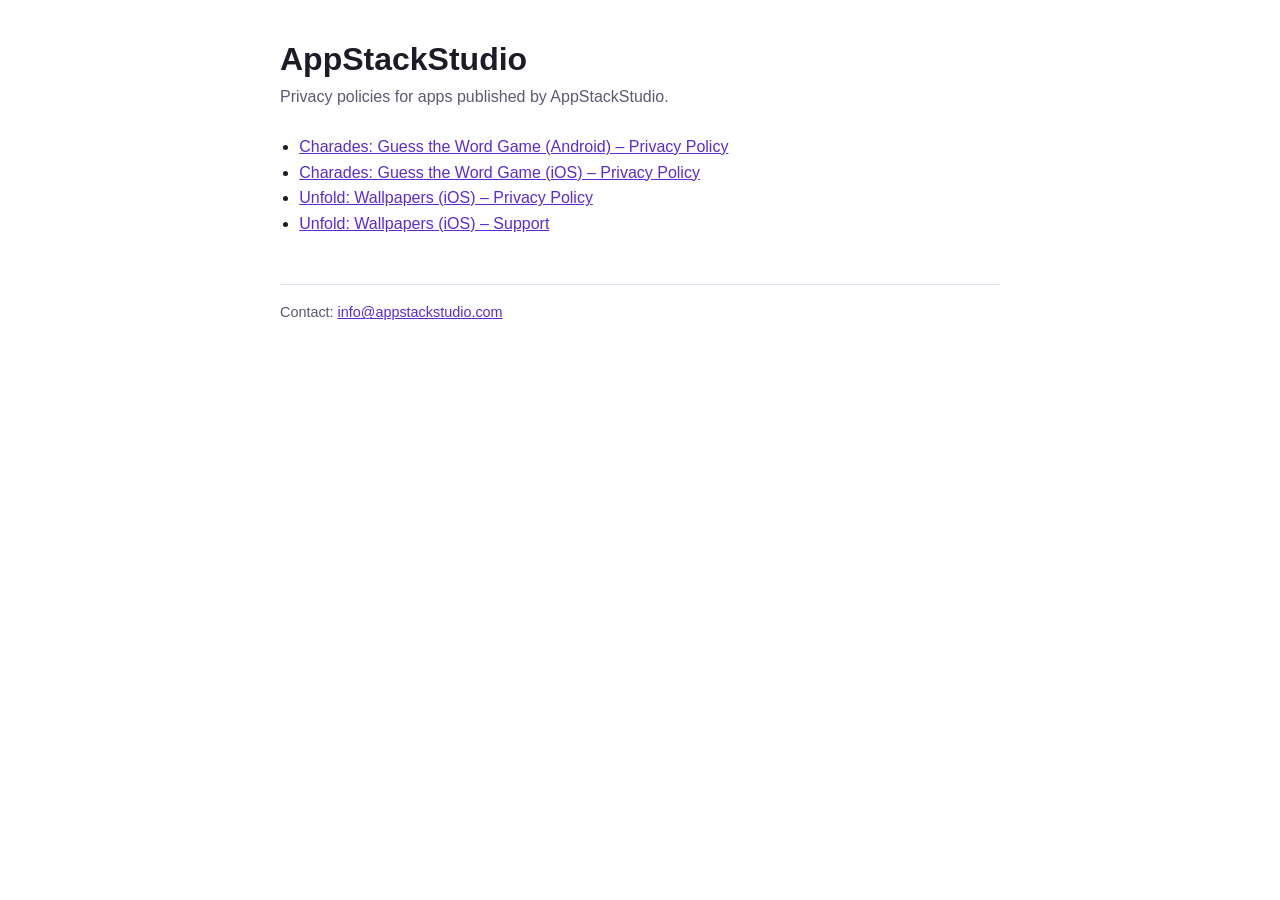
<file: index.html>
<!doctype html>
<html lang="en"><head><meta charset="utf-8"><meta name="viewport" content="width=device-width,initial-scale=1">
<title>AppStackStudio – Legal</title><link rel="stylesheet" href="style.css"></head>
<body><main>
<h1>AppStackStudio</h1>
<p class="meta">Privacy policies for apps published by AppStackStudio.</p>
<ul>
<li><a href="charades/privacy/">Charades: Guess the Word Game (Android) – Privacy Policy</a></li>
<li><a href="charades/ios/privacy/">Charades: Guess the Word Game (iOS) – Privacy Policy</a></li>
<li><a href="unfold/privacy/">Unfold: Wallpapers (iOS) – Privacy Policy</a></li>
<li><a href="unfold/support/">Unfold: Wallpapers (iOS) – Support</a></li>
</ul>
<footer>Contact: <a href="mailto:info@appstackstudio.com">info@appstackstudio.com</a></footer>
</main></body></html>
</file>
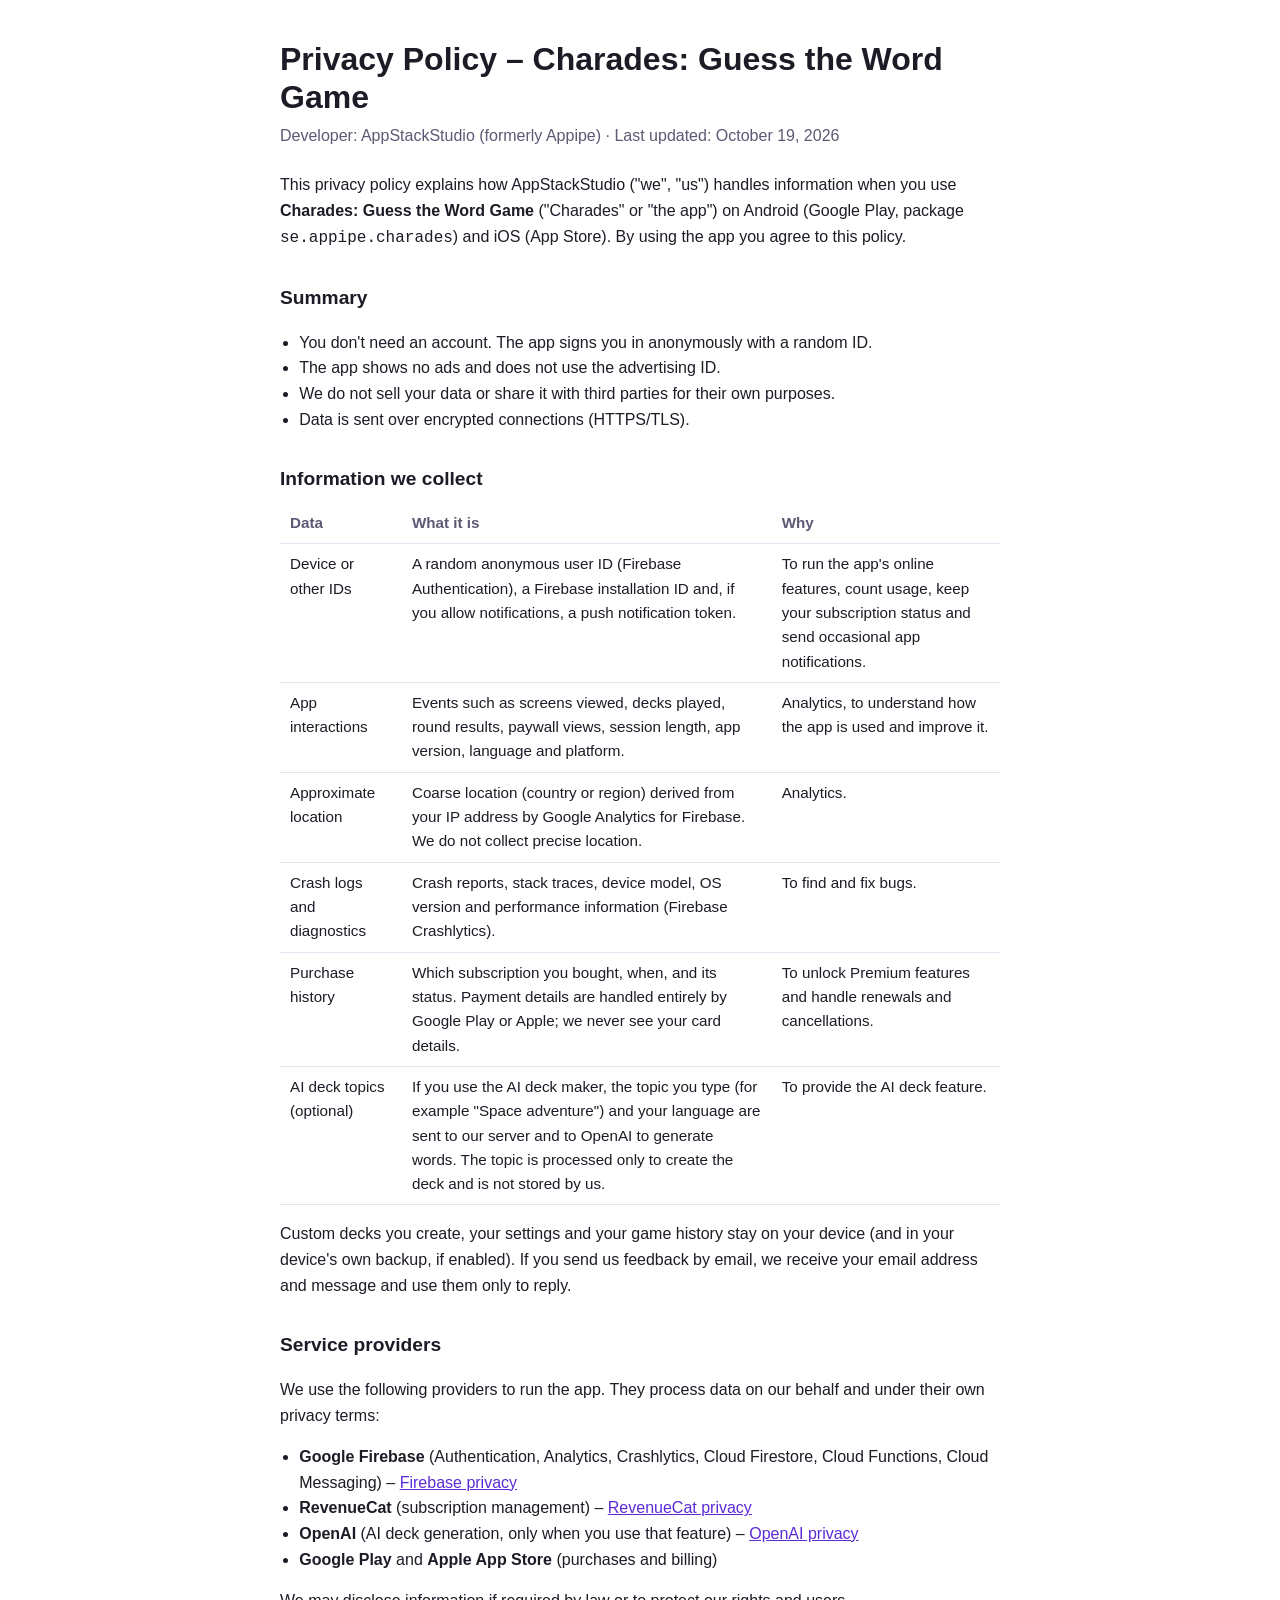
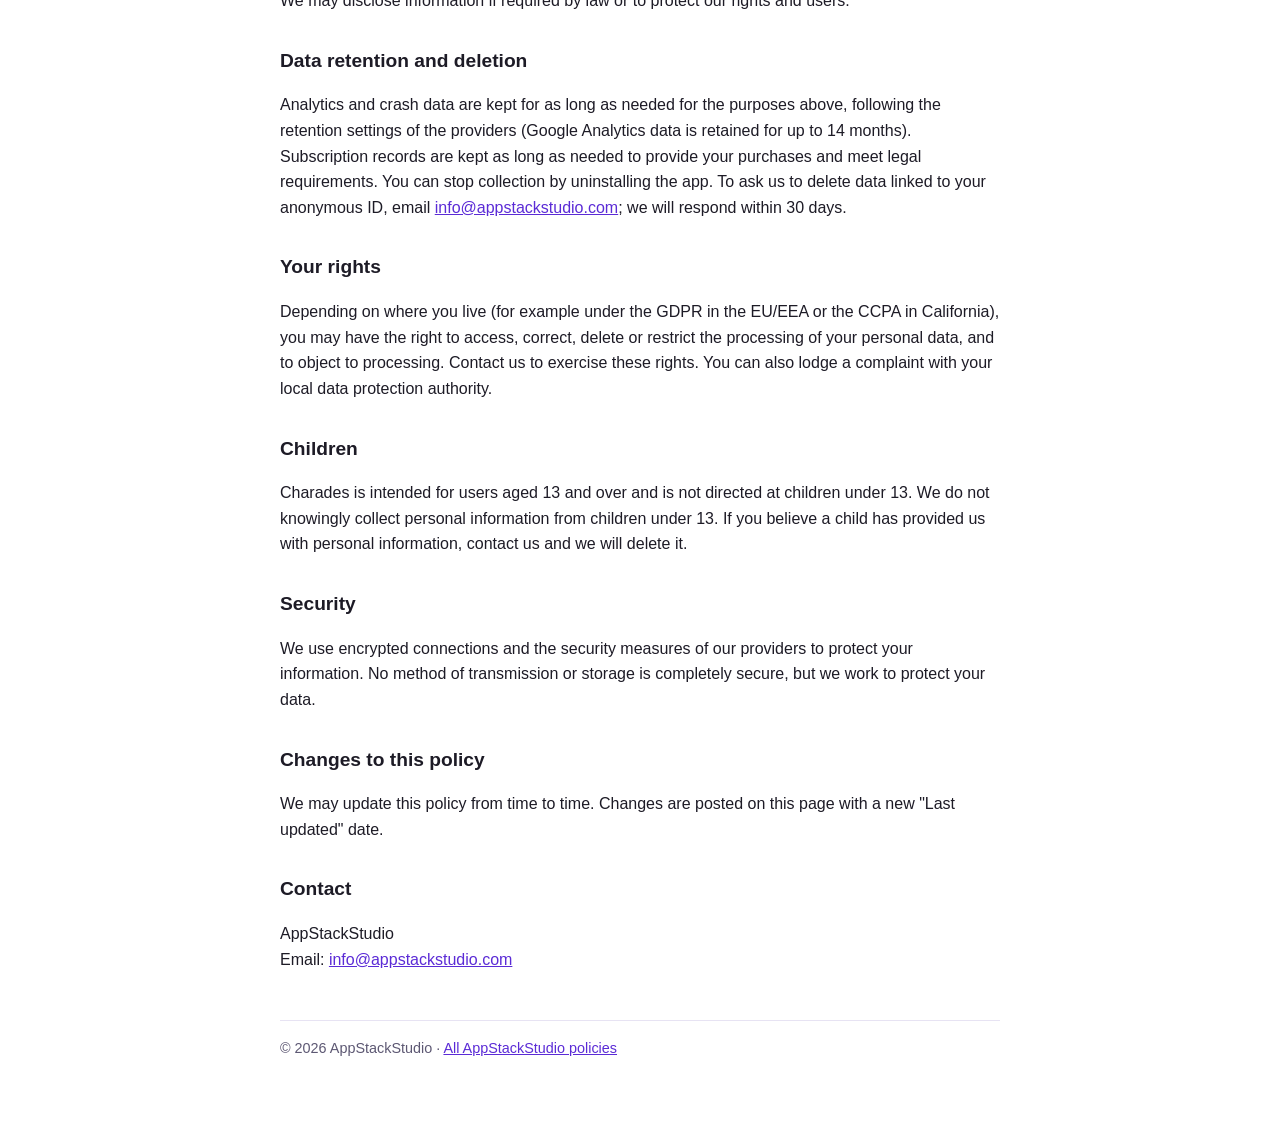
<file: charades/privacy/index.html>
<!doctype html>
<html lang="en"><head><meta charset="utf-8"><meta name="viewport" content="width=device-width,initial-scale=1">
<title>Charades: Guess the Word Game – Privacy Policy</title>
<meta name="description" content="Privacy policy for the Charades: Guess the Word Game app by AppStackStudio.">
<link rel="stylesheet" href="../../style.css"></head>
<body><main>
<h1>Privacy Policy – Charades: Guess the Word Game</h1>
<p class="meta">Developer: AppStackStudio (formerly Appipe) · Last updated: October 19, 2026</p>

<p>This privacy policy explains how AppStackStudio ("we", "us") handles information when you use <strong>Charades: Guess the Word Game</strong> ("Charades" or "the app") on Android (Google Play, package <code>se.appipe.charades</code>) and iOS (App Store). By using the app you agree to this policy.</p>

<h2>Summary</h2>
<ul>
<li>You don't need an account. The app signs you in anonymously with a random ID.</li>
<li>The app shows no ads and does not use the advertising ID.</li>
<li>We do not sell your data or share it with third parties for their own purposes.</li>
<li>Data is sent over encrypted connections (HTTPS/TLS).</li>
</ul>

<h2>Information we collect</h2>
<table>
<tr><th>Data</th><th>What it is</th><th>Why</th></tr>
<tr><td>Device or other IDs</td><td>A random anonymous user ID (Firebase Authentication), a Firebase installation ID and, if you allow notifications, a push notification token.</td><td>To run the app's online features, count usage, keep your subscription status and send occasional app notifications.</td></tr>
<tr><td>App interactions</td><td>Events such as screens viewed, decks played, round results, paywall views, session length, app version, language and platform.</td><td>Analytics, to understand how the app is used and improve it.</td></tr>
<tr><td>Approximate location</td><td>Coarse location (country or region) derived from your IP address by Google Analytics for Firebase. We do not collect precise location.</td><td>Analytics.</td></tr>
<tr><td>Crash logs and diagnostics</td><td>Crash reports, stack traces, device model, OS version and performance information (Firebase Crashlytics).</td><td>To find and fix bugs.</td></tr>
<tr><td>Purchase history</td><td>Which subscription you bought, when, and its status. Payment details are handled entirely by Google Play or Apple; we never see your card details.</td><td>To unlock Premium features and handle renewals and cancellations.</td></tr>
<tr><td>AI deck topics (optional)</td><td>If you use the AI deck maker, the topic you type (for example "Space adventure") and your language are sent to our server and to OpenAI to generate words. The topic is processed only to create the deck and is not stored by us.</td><td>To provide the AI deck feature.</td></tr>
</table>
<p>Custom decks you create, your settings and your game history stay on your device (and in your device's own backup, if enabled). If you send us feedback by email, we receive your email address and message and use them only to reply.</p>

<h2>Service providers</h2>
<p>We use the following providers to run the app. They process data on our behalf and under their own privacy terms:</p>
<ul>
<li><strong>Google Firebase</strong> (Authentication, Analytics, Crashlytics, Cloud Firestore, Cloud Functions, Cloud Messaging) – <a href="https://firebase.google.com/support/privacy">Firebase privacy</a></li>
<li><strong>RevenueCat</strong> (subscription management) – <a href="https://www.revenuecat.com/privacy">RevenueCat privacy</a></li>
<li><strong>OpenAI</strong> (AI deck generation, only when you use that feature) – <a href="https://openai.com/policies/privacy-policy">OpenAI privacy</a></li>
<li><strong>Google Play</strong> and <strong>Apple App Store</strong> (purchases and billing)</li>
</ul>
<p>We may disclose information if required by law or to protect our rights and users.</p>

<h2>Data retention and deletion</h2>
<p>Analytics and crash data are kept for as long as needed for the purposes above, following the retention settings of the providers (Google Analytics data is retained for up to 14 months). Subscription records are kept as long as needed to provide your purchases and meet legal requirements. You can stop collection by uninstalling the app. To ask us to delete data linked to your anonymous ID, email <a href="mailto:info@appstackstudio.com">info@appstackstudio.com</a>; we will respond within 30 days.</p>

<h2>Your rights</h2>
<p>Depending on where you live (for example under the GDPR in the EU/EEA or the CCPA in California), you may have the right to access, correct, delete or restrict the processing of your personal data, and to object to processing. Contact us to exercise these rights. You can also lodge a complaint with your local data protection authority.</p>

<h2>Children</h2>
<p>Charades is intended for users aged 13 and over and is not directed at children under 13. We do not knowingly collect personal information from children under 13. If you believe a child has provided us with personal information, contact us and we will delete it.</p>

<h2>Security</h2>
<p>We use encrypted connections and the security measures of our providers to protect your information. No method of transmission or storage is completely secure, but we work to protect your data.</p>

<h2>Changes to this policy</h2>
<p>We may update this policy from time to time. Changes are posted on this page with a new "Last updated" date.</p>

<h2>Contact</h2>
<p>AppStackStudio<br>Email: <a href="mailto:info@appstackstudio.com">info@appstackstudio.com</a></p>

<footer>© 2026 AppStackStudio · <a href="../../">All AppStackStudio policies</a></footer>
</main></body></html>
</file>
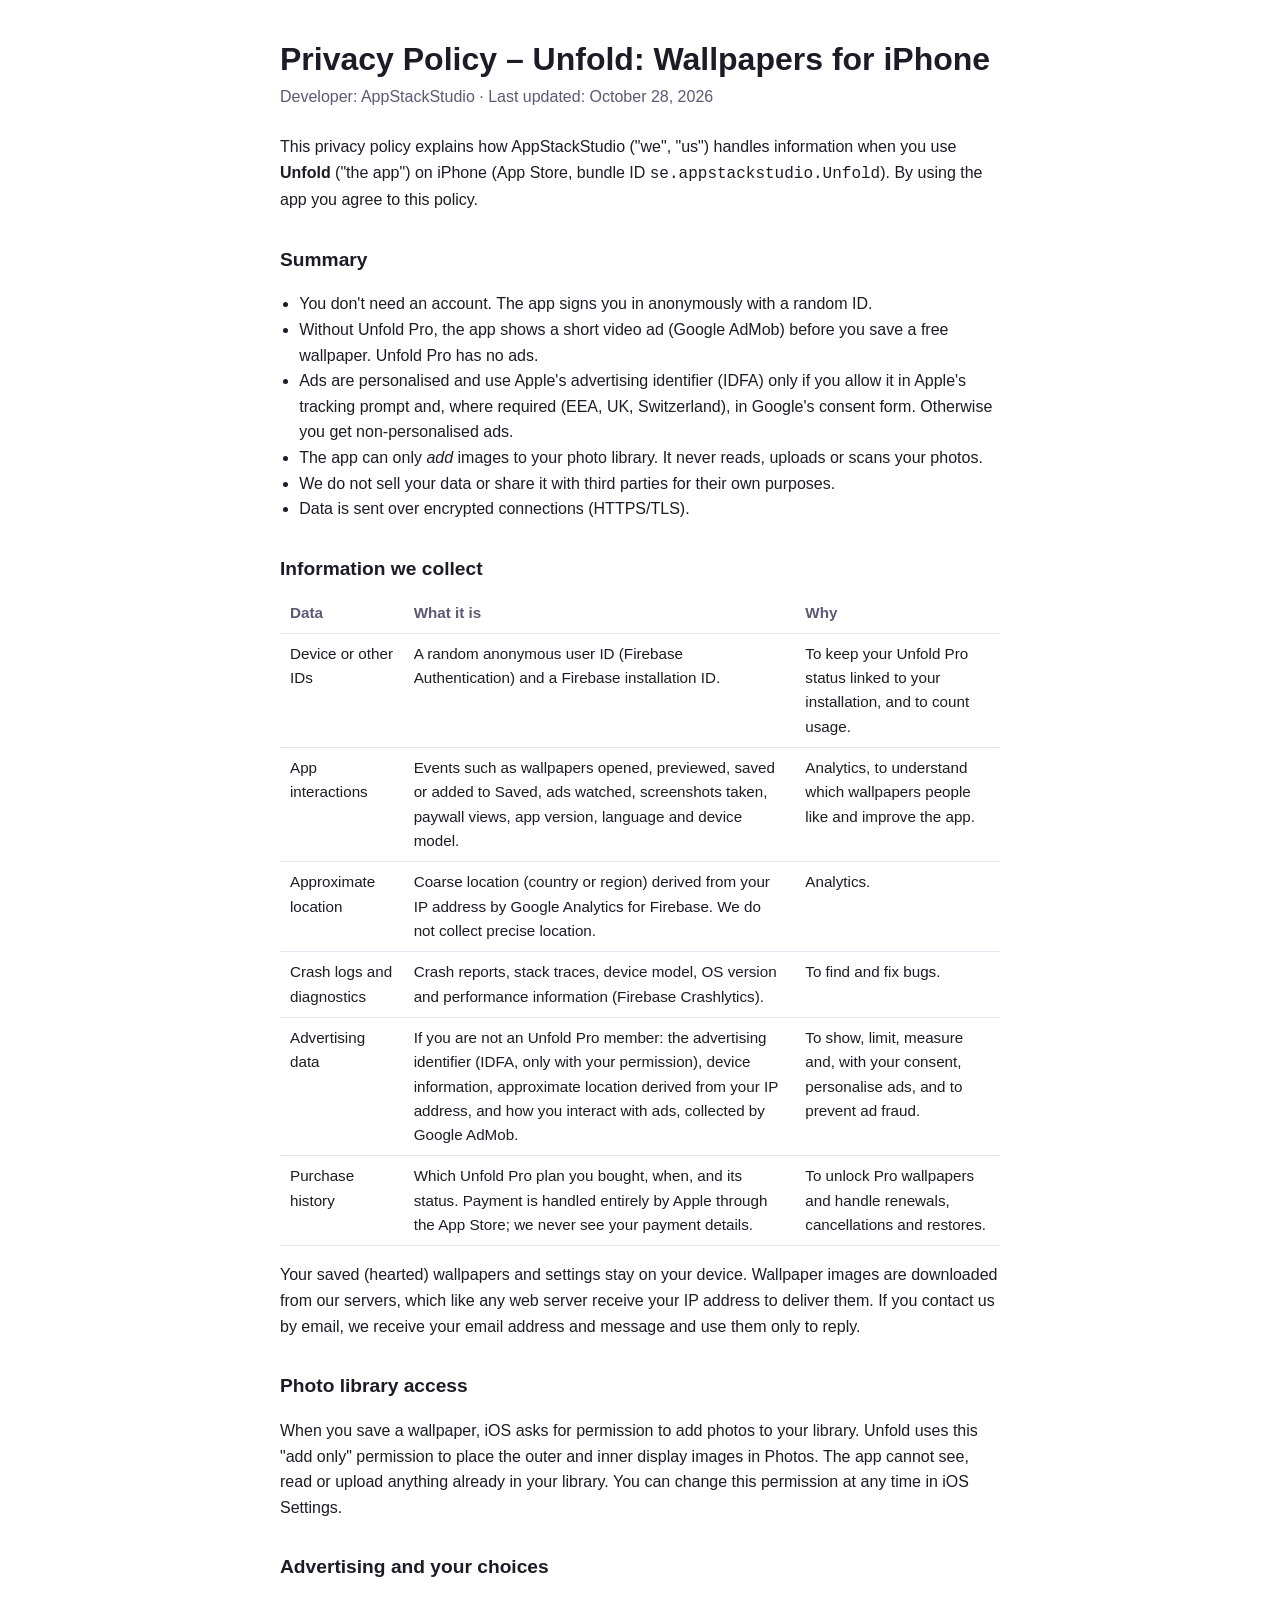
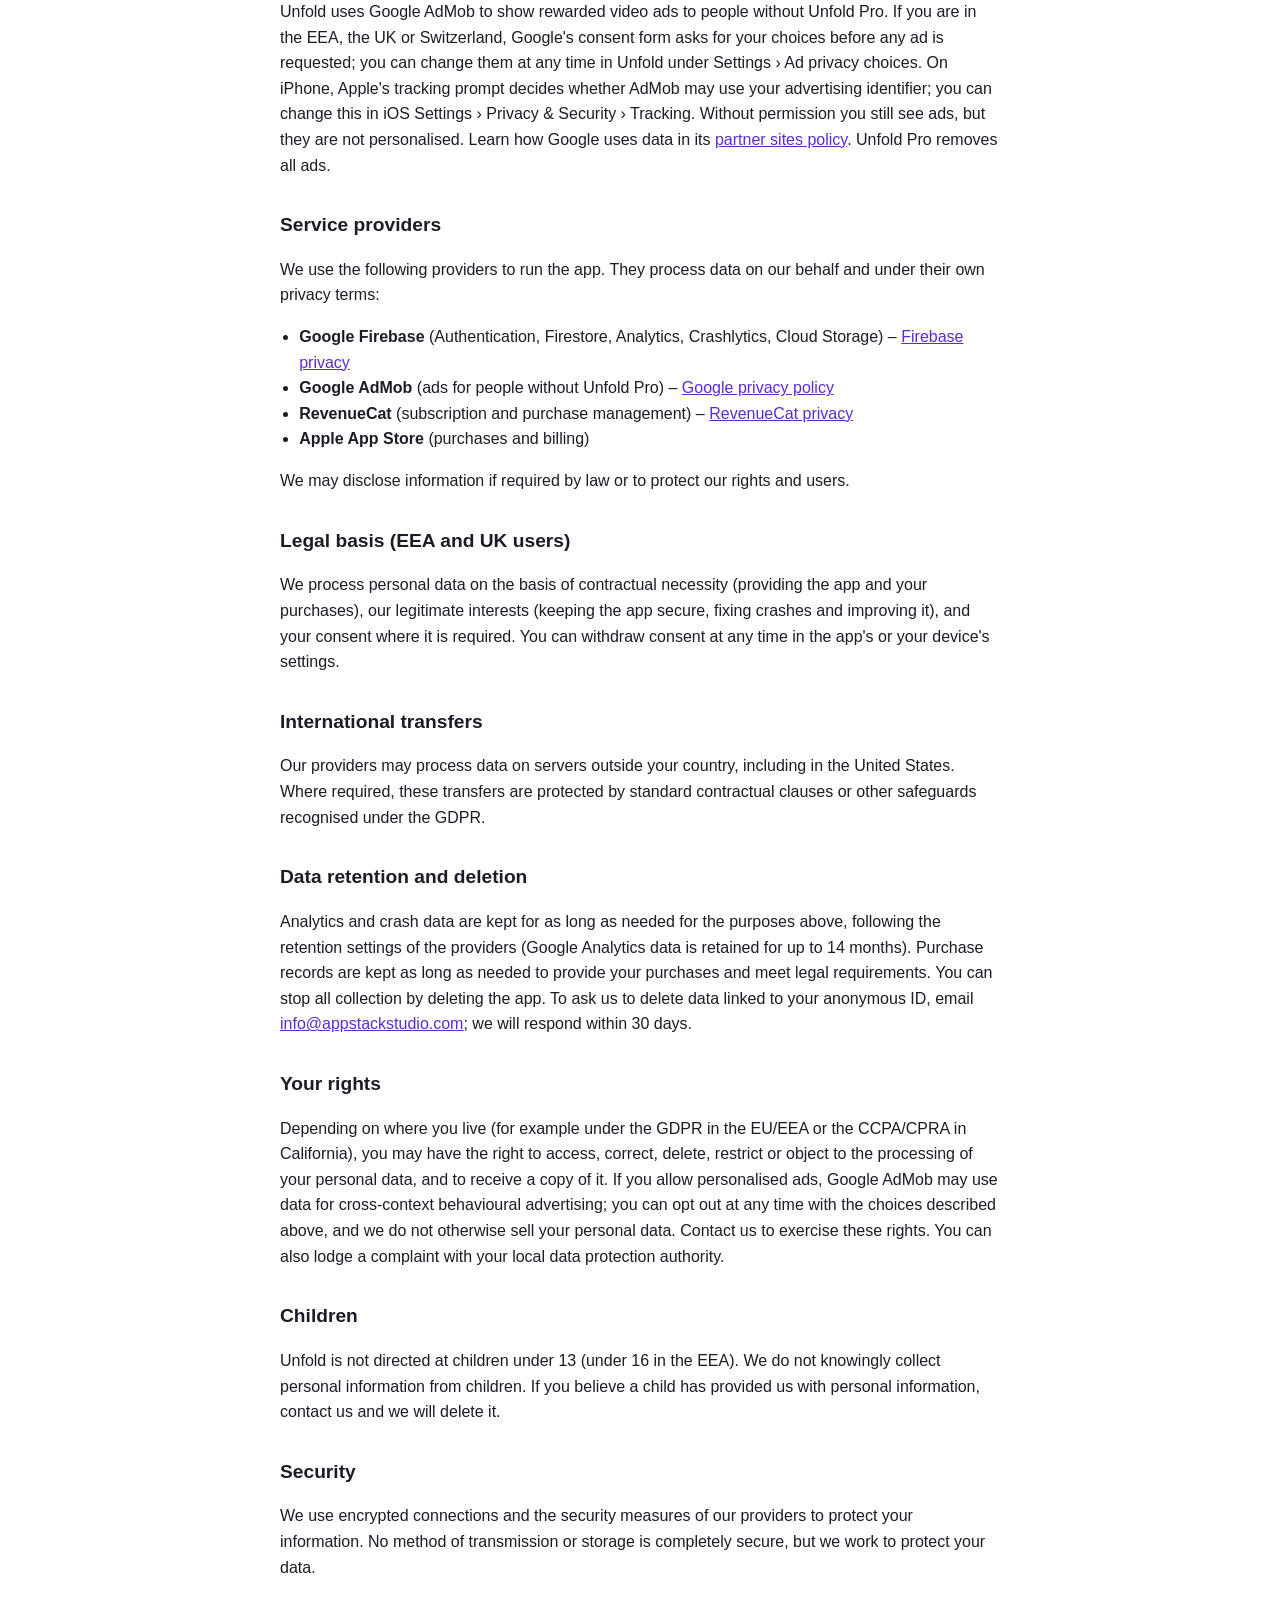
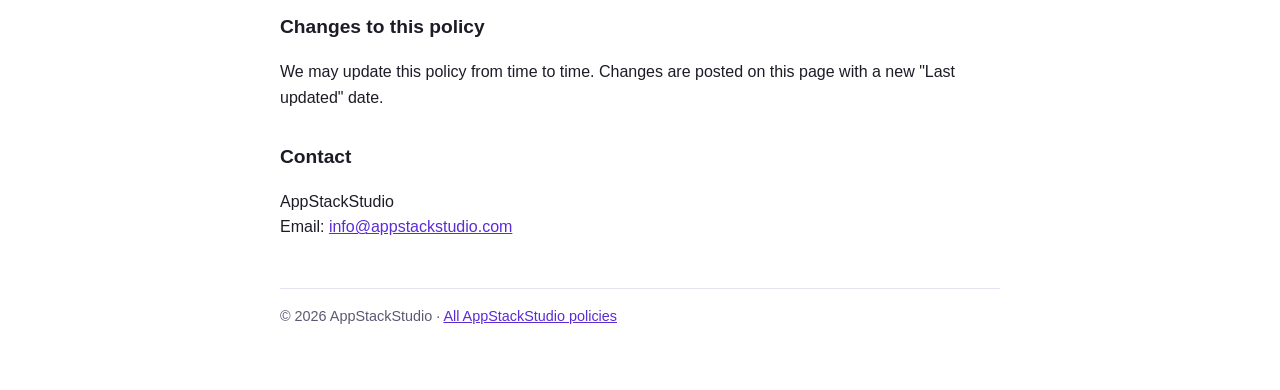
<file: unfold/privacy/index.html>
<!doctype html>
<html lang="en"><head><meta charset="utf-8"><meta name="viewport" content="width=device-width,initial-scale=1">
<title>Unfold – Wallpapers (iOS) – Privacy Policy</title>
<meta name="description" content="Privacy policy for the Unfold wallpaper app for iPhone by AppStackStudio.">
<link rel="stylesheet" href="../../style.css"></head>
<body><main>
<h1>Privacy Policy – Unfold: Wallpapers for iPhone</h1>
<p class="meta">Developer: AppStackStudio · Last updated: October 28, 2026</p>

<p>This privacy policy explains how AppStackStudio ("we", "us") handles information when you use <strong>Unfold</strong> ("the app") on iPhone (App Store, bundle ID <code>se.appstackstudio.Unfold</code>). By using the app you agree to this policy.</p>

<h2>Summary</h2>
<ul>
<li>You don't need an account. The app signs you in anonymously with a random ID.</li>
<li>Without Unfold Pro, the app shows a short video ad (Google AdMob) before you save a free wallpaper. Unfold Pro has no ads.</li>
<li>Ads are personalised and use Apple's advertising identifier (IDFA) only if you allow it in Apple's tracking prompt and, where required (EEA, UK, Switzerland), in Google's consent form. Otherwise you get non-personalised ads.</li>
<li>The app can only <em>add</em> images to your photo library. It never reads, uploads or scans your photos.</li>
<li>We do not sell your data or share it with third parties for their own purposes.</li>
<li>Data is sent over encrypted connections (HTTPS/TLS).</li>
</ul>

<h2>Information we collect</h2>
<table>
<tr><th>Data</th><th>What it is</th><th>Why</th></tr>
<tr><td>Device or other IDs</td><td>A random anonymous user ID (Firebase Authentication) and a Firebase installation ID.</td><td>To keep your Unfold Pro status linked to your installation, and to count usage.</td></tr>
<tr><td>App interactions</td><td>Events such as wallpapers opened, previewed, saved or added to Saved, ads watched, screenshots taken, paywall views, app version, language and device model.</td><td>Analytics, to understand which wallpapers people like and improve the app.</td></tr>
<tr><td>Approximate location</td><td>Coarse location (country or region) derived from your IP address by Google Analytics for Firebase. We do not collect precise location.</td><td>Analytics.</td></tr>
<tr><td>Crash logs and diagnostics</td><td>Crash reports, stack traces, device model, OS version and performance information (Firebase Crashlytics).</td><td>To find and fix bugs.</td></tr>
<tr><td>Advertising data</td><td>If you are not an Unfold Pro member: the advertising identifier (IDFA, only with your permission), device information, approximate location derived from your IP address, and how you interact with ads, collected by Google AdMob.</td><td>To show, limit, measure and, with your consent, personalise ads, and to prevent ad fraud.</td></tr>
<tr><td>Purchase history</td><td>Which Unfold Pro plan you bought, when, and its status. Payment is handled entirely by Apple through the App Store; we never see your payment details.</td><td>To unlock Pro wallpapers and handle renewals, cancellations and restores.</td></tr>
</table>
<p>Your saved (hearted) wallpapers and settings stay on your device. Wallpaper images are downloaded from our servers, which like any web server receive your IP address to deliver them. If you contact us by email, we receive your email address and message and use them only to reply.</p>

<h2>Photo library access</h2>
<p>When you save a wallpaper, iOS asks for permission to add photos to your library. Unfold uses this "add only" permission to place the outer and inner display images in Photos. The app cannot see, read or upload anything already in your library. You can change this permission at any time in iOS Settings.</p>

<h2>Advertising and your choices</h2>
<p>Unfold uses Google AdMob to show rewarded video ads to people without Unfold Pro. If you are in the EEA, the UK or Switzerland, Google's consent form asks for your choices before any ad is requested; you can change them at any time in Unfold under Settings › Ad privacy choices. On iPhone, Apple's tracking prompt decides whether AdMob may use your advertising identifier; you can change this in iOS Settings › Privacy &amp; Security › Tracking. Without permission you still see ads, but they are not personalised. Learn how Google uses data in its <a href="https://policies.google.com/technologies/partner-sites">partner sites policy</a>. Unfold Pro removes all ads.</p>

<h2>Service providers</h2>
<p>We use the following providers to run the app. They process data on our behalf and under their own privacy terms:</p>
<ul>
<li><strong>Google Firebase</strong> (Authentication, Firestore, Analytics, Crashlytics, Cloud Storage) – <a href="https://firebase.google.com/support/privacy">Firebase privacy</a></li>
<li><strong>Google AdMob</strong> (ads for people without Unfold Pro) – <a href="https://policies.google.com/privacy">Google privacy policy</a></li>
<li><strong>RevenueCat</strong> (subscription and purchase management) – <a href="https://www.revenuecat.com/privacy">RevenueCat privacy</a></li>
<li><strong>Apple App Store</strong> (purchases and billing)</li>
</ul>
<p>We may disclose information if required by law or to protect our rights and users.</p>

<h2>Legal basis (EEA and UK users)</h2>
<p>We process personal data on the basis of contractual necessity (providing the app and your purchases), our legitimate interests (keeping the app secure, fixing crashes and improving it), and your consent where it is required. You can withdraw consent at any time in the app's or your device's settings.</p>

<h2>International transfers</h2>
<p>Our providers may process data on servers outside your country, including in the United States. Where required, these transfers are protected by standard contractual clauses or other safeguards recognised under the GDPR.</p>

<h2>Data retention and deletion</h2>
<p>Analytics and crash data are kept for as long as needed for the purposes above, following the retention settings of the providers (Google Analytics data is retained for up to 14 months). Purchase records are kept as long as needed to provide your purchases and meet legal requirements. You can stop all collection by deleting the app. To ask us to delete data linked to your anonymous ID, email <a href="mailto:info@appstackstudio.com">info@appstackstudio.com</a>; we will respond within 30 days.</p>

<h2>Your rights</h2>
<p>Depending on where you live (for example under the GDPR in the EU/EEA or the CCPA/CPRA in California), you may have the right to access, correct, delete, restrict or object to the processing of your personal data, and to receive a copy of it. If you allow personalised ads, Google AdMob may use data for cross-context behavioural advertising; you can opt out at any time with the choices described above, and we do not otherwise sell your personal data. Contact us to exercise these rights. You can also lodge a complaint with your local data protection authority.</p>

<h2>Children</h2>
<p>Unfold is not directed at children under 13 (under 16 in the EEA). We do not knowingly collect personal information from children. If you believe a child has provided us with personal information, contact us and we will delete it.</p>

<h2>Security</h2>
<p>We use encrypted connections and the security measures of our providers to protect your information. No method of transmission or storage is completely secure, but we work to protect your data.</p>

<h2>Changes to this policy</h2>
<p>We may update this policy from time to time. Changes are posted on this page with a new "Last updated" date.</p>

<h2>Contact</h2>
<p>AppStackStudio<br>Email: <a href="mailto:info@appstackstudio.com">info@appstackstudio.com</a></p>

<footer>© 2026 AppStackStudio · <a href="../../">All AppStackStudio policies</a></footer>
</main></body></html>
</file>
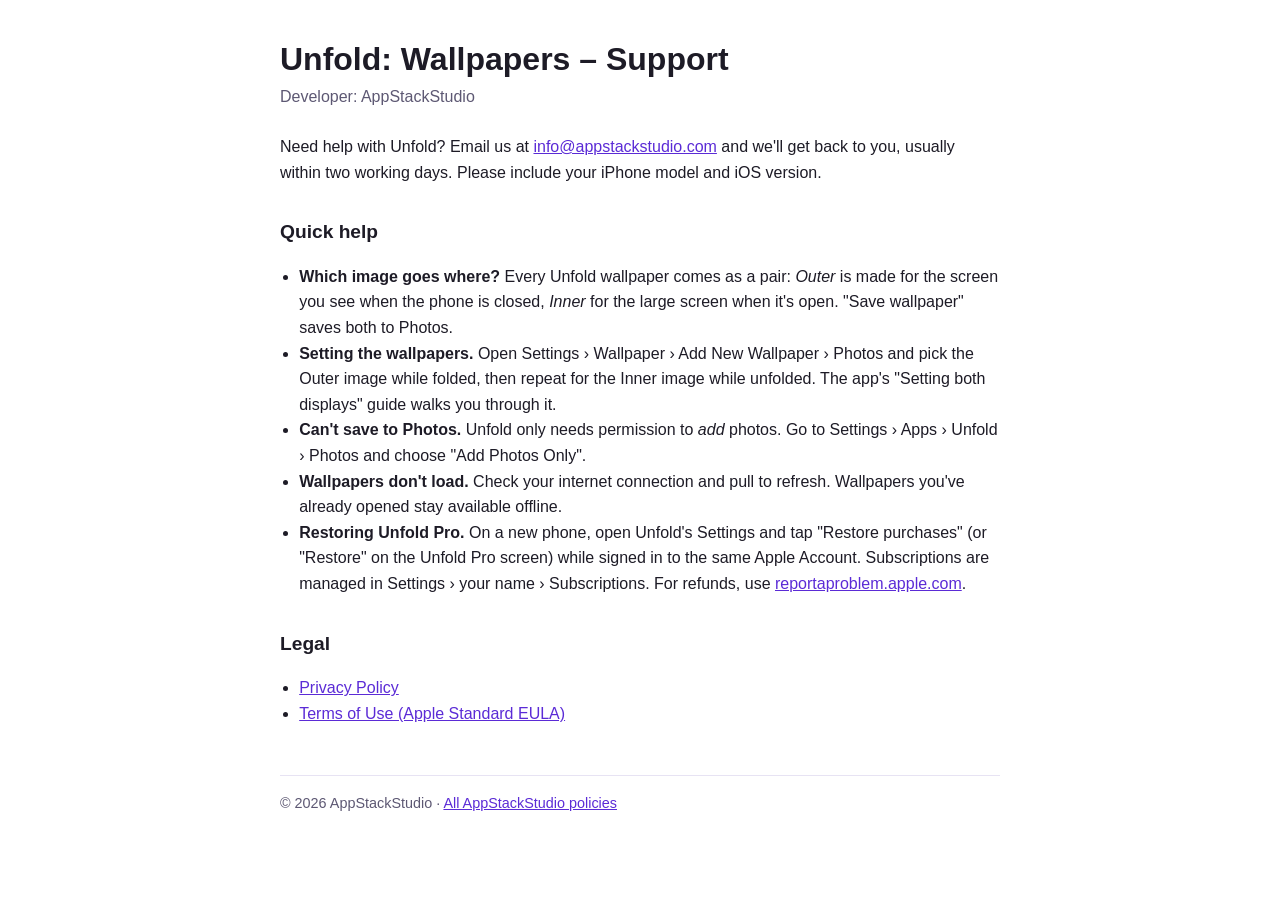
<file: unfold/support/index.html>
<!doctype html>
<html lang="en"><head><meta charset="utf-8"><meta name="viewport" content="width=device-width,initial-scale=1">
<title>Unfold – Wallpapers (iOS) – Support</title>
<meta name="description" content="Help and contact for the Unfold wallpaper app for iPhone by AppStackStudio.">
<link rel="stylesheet" href="../../style.css"></head>
<body><main>
<h1>Unfold: Wallpapers – Support</h1>
<p class="meta">Developer: AppStackStudio</p>

<p>Need help with Unfold? Email us at <a href="mailto:info@appstackstudio.com">info@appstackstudio.com</a> and we'll get back to you, usually within two working days. Please include your iPhone model and iOS version.</p>

<h2>Quick help</h2>
<ul>
<li><strong>Which image goes where?</strong> Every Unfold wallpaper comes as a pair: <em>Outer</em> is made for the screen you see when the phone is closed, <em>Inner</em> for the large screen when it's open. "Save wallpaper" saves both to Photos.</li>
<li><strong>Setting the wallpapers.</strong> Open Settings › Wallpaper › Add New Wallpaper › Photos and pick the Outer image while folded, then repeat for the Inner image while unfolded. The app's "Setting both displays" guide walks you through it.</li>
<li><strong>Can't save to Photos.</strong> Unfold only needs permission to <em>add</em> photos. Go to Settings › Apps › Unfold › Photos and choose "Add Photos Only".</li>
<li><strong>Wallpapers don't load.</strong> Check your internet connection and pull to refresh. Wallpapers you've already opened stay available offline.</li>
<li><strong>Restoring Unfold Pro.</strong> On a new phone, open Unfold's Settings and tap "Restore purchases" (or "Restore" on the Unfold Pro screen) while signed in to the same Apple Account. Subscriptions are managed in Settings › your name › Subscriptions. For refunds, use <a href="https://reportaproblem.apple.com">reportaproblem.apple.com</a>.</li>
</ul>

<h2>Legal</h2>
<ul>
<li><a href="../privacy/">Privacy Policy</a></li>
<li><a href="https://www.apple.com/legal/internet-services/itunes/dev/stdeula/">Terms of Use (Apple Standard EULA)</a></li>
</ul>

<footer>© 2026 AppStackStudio · <a href="../../">All AppStackStudio policies</a></footer>
</main></body></html>
</file>
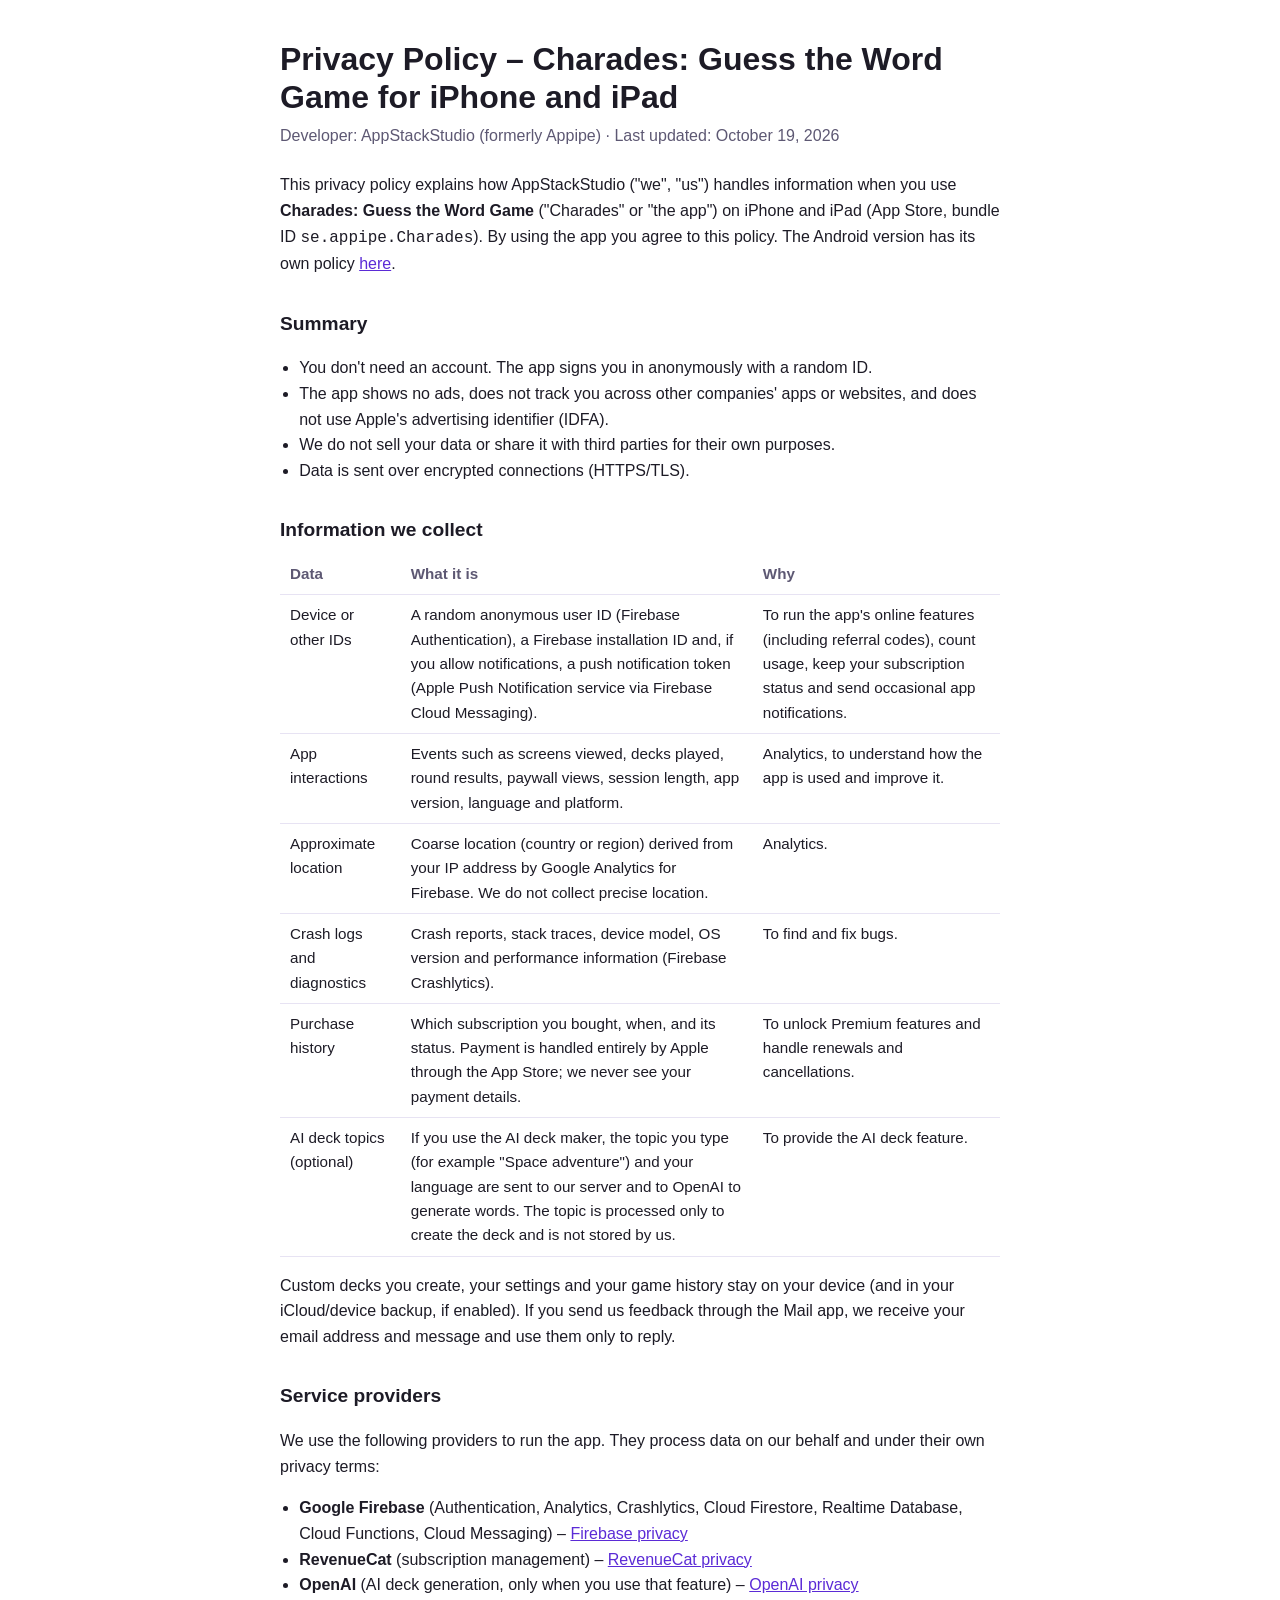
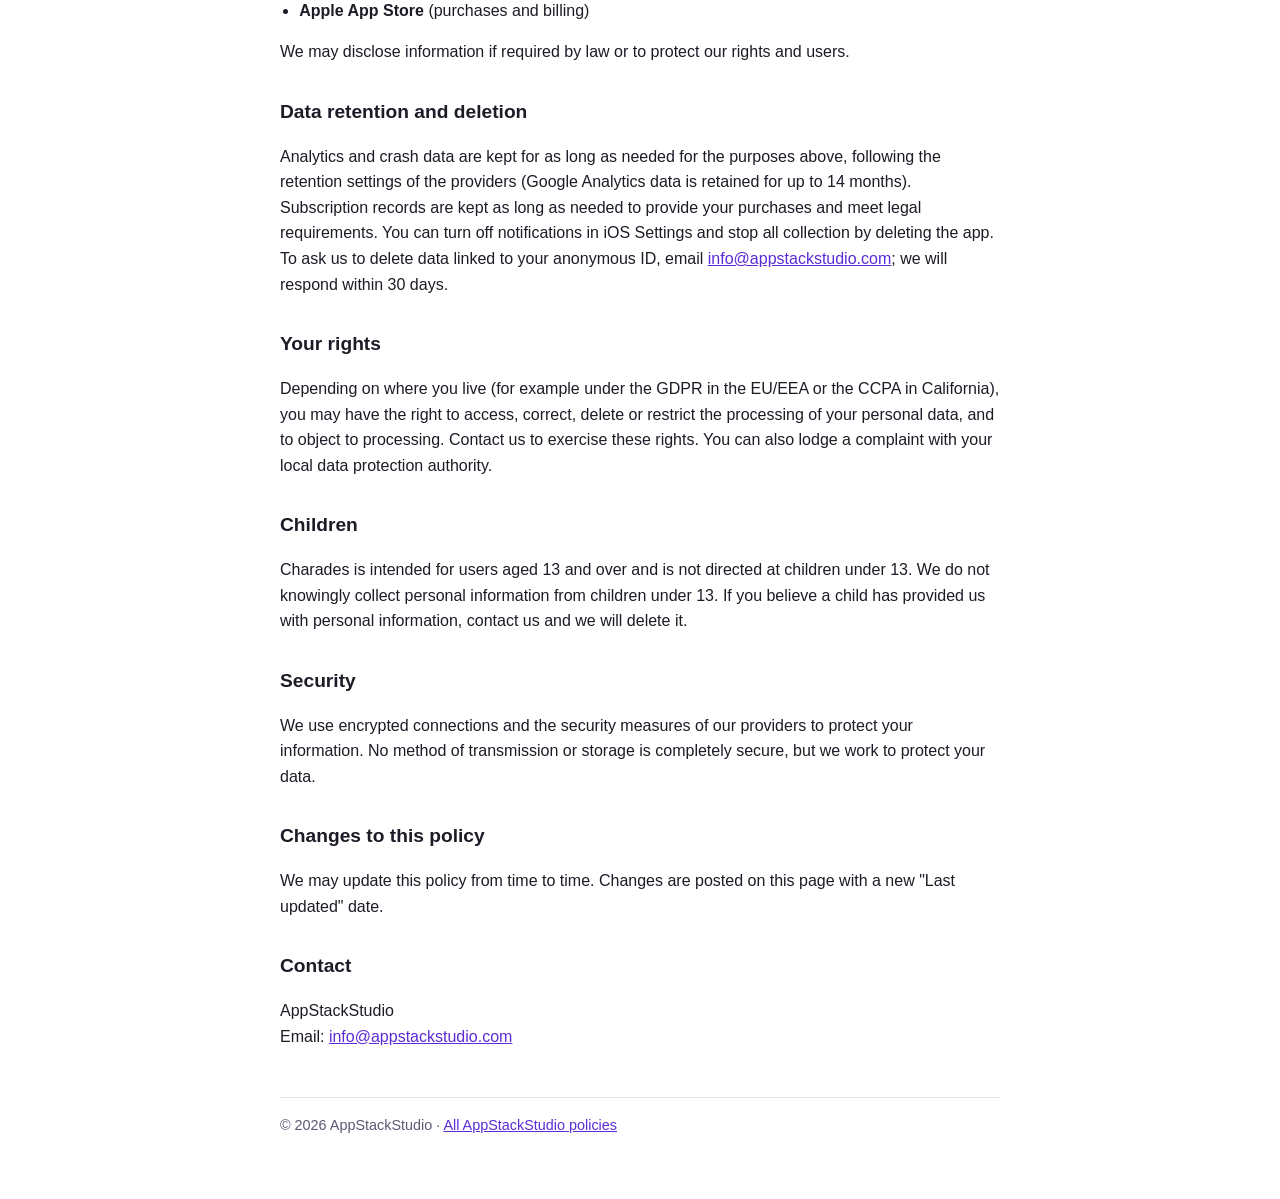
<file: charades/ios/privacy/index.html>
<!doctype html>
<html lang="en"><head><meta charset="utf-8"><meta name="viewport" content="width=device-width,initial-scale=1">
<title>Charades: Guess the Word Game (iOS) – Privacy Policy</title>
<meta name="description" content="Privacy policy for the Charades: Guess the Word Game iOS app by AppStackStudio.">
<link rel="stylesheet" href="../../../style.css"></head>
<body><main>
<h1>Privacy Policy – Charades: Guess the Word Game for iPhone and iPad</h1>
<p class="meta">Developer: AppStackStudio (formerly Appipe) · Last updated: October 19, 2026</p>

<p>This privacy policy explains how AppStackStudio ("we", "us") handles information when you use <strong>Charades: Guess the Word Game</strong> ("Charades" or "the app") on iPhone and iPad (App Store, bundle ID <code>se.appipe.Charades</code>). By using the app you agree to this policy. The Android version has its own policy <a href="../../privacy/">here</a>.</p>

<h2>Summary</h2>
<ul>
<li>You don't need an account. The app signs you in anonymously with a random ID.</li>
<li>The app shows no ads, does not track you across other companies' apps or websites, and does not use Apple's advertising identifier (IDFA).</li>
<li>We do not sell your data or share it with third parties for their own purposes.</li>
<li>Data is sent over encrypted connections (HTTPS/TLS).</li>
</ul>

<h2>Information we collect</h2>
<table>
<tr><th>Data</th><th>What it is</th><th>Why</th></tr>
<tr><td>Device or other IDs</td><td>A random anonymous user ID (Firebase Authentication), a Firebase installation ID and, if you allow notifications, a push notification token (Apple Push Notification service via Firebase Cloud Messaging).</td><td>To run the app's online features (including referral codes), count usage, keep your subscription status and send occasional app notifications.</td></tr>
<tr><td>App interactions</td><td>Events such as screens viewed, decks played, round results, paywall views, session length, app version, language and platform.</td><td>Analytics, to understand how the app is used and improve it.</td></tr>
<tr><td>Approximate location</td><td>Coarse location (country or region) derived from your IP address by Google Analytics for Firebase. We do not collect precise location.</td><td>Analytics.</td></tr>
<tr><td>Crash logs and diagnostics</td><td>Crash reports, stack traces, device model, OS version and performance information (Firebase Crashlytics).</td><td>To find and fix bugs.</td></tr>
<tr><td>Purchase history</td><td>Which subscription you bought, when, and its status. Payment is handled entirely by Apple through the App Store; we never see your payment details.</td><td>To unlock Premium features and handle renewals and cancellations.</td></tr>
<tr><td>AI deck topics (optional)</td><td>If you use the AI deck maker, the topic you type (for example "Space adventure") and your language are sent to our server and to OpenAI to generate words. The topic is processed only to create the deck and is not stored by us.</td><td>To provide the AI deck feature.</td></tr>
</table>
<p>Custom decks you create, your settings and your game history stay on your device (and in your iCloud/device backup, if enabled). If you send us feedback through the Mail app, we receive your email address and message and use them only to reply.</p>

<h2>Service providers</h2>
<p>We use the following providers to run the app. They process data on our behalf and under their own privacy terms:</p>
<ul>
<li><strong>Google Firebase</strong> (Authentication, Analytics, Crashlytics, Cloud Firestore, Realtime Database, Cloud Functions, Cloud Messaging) – <a href="https://firebase.google.com/support/privacy">Firebase privacy</a></li>
<li><strong>RevenueCat</strong> (subscription management) – <a href="https://www.revenuecat.com/privacy">RevenueCat privacy</a></li>
<li><strong>OpenAI</strong> (AI deck generation, only when you use that feature) – <a href="https://openai.com/policies/privacy-policy">OpenAI privacy</a></li>
<li><strong>Apple App Store</strong> (purchases and billing)</li>
</ul>
<p>We may disclose information if required by law or to protect our rights and users.</p>

<h2>Data retention and deletion</h2>
<p>Analytics and crash data are kept for as long as needed for the purposes above, following the retention settings of the providers (Google Analytics data is retained for up to 14 months). Subscription records are kept as long as needed to provide your purchases and meet legal requirements. You can turn off notifications in iOS Settings and stop all collection by deleting the app. To ask us to delete data linked to your anonymous ID, email <a href="mailto:info@appstackstudio.com">info@appstackstudio.com</a>; we will respond within 30 days.</p>

<h2>Your rights</h2>
<p>Depending on where you live (for example under the GDPR in the EU/EEA or the CCPA in California), you may have the right to access, correct, delete or restrict the processing of your personal data, and to object to processing. Contact us to exercise these rights. You can also lodge a complaint with your local data protection authority.</p>

<h2>Children</h2>
<p>Charades is intended for users aged 13 and over and is not directed at children under 13. We do not knowingly collect personal information from children under 13. If you believe a child has provided us with personal information, contact us and we will delete it.</p>

<h2>Security</h2>
<p>We use encrypted connections and the security measures of our providers to protect your information. No method of transmission or storage is completely secure, but we work to protect your data.</p>

<h2>Changes to this policy</h2>
<p>We may update this policy from time to time. Changes are posted on this page with a new "Last updated" date.</p>

<h2>Contact</h2>
<p>AppStackStudio<br>Email: <a href="mailto:info@appstackstudio.com">info@appstackstudio.com</a></p>

<footer>© 2026 AppStackStudio · <a href="../../../">All AppStackStudio policies</a></footer>
</main></body></html>
</file>
<file: style.css>
:root{--bg:#ffffff;--fg:#1d1b26;--muted:#5d5873;--accent:#5b2bd6;--line:#e7e3f3}
@media (prefers-color-scheme:dark){:root{--bg:#14101f;--fg:#efeaff;--muted:#b3abcc;--accent:#a98bff;--line:#2c2540}}
*{box-sizing:border-box}
body{margin:0;background:var(--bg);color:var(--fg);font:16px/1.6 -apple-system,BlinkMacSystemFont,"Segoe UI",Roboto,Helvetica,Arial,sans-serif}
main{max-width:760px;margin:0 auto;padding:40px 20px 64px}
h1{font-size:2rem;line-height:1.2;margin:0 0 6px}
h2{font-size:1.2rem;margin:32px 0 8px}
p,li{color:var(--fg)}
.meta{color:var(--muted);margin:0 0 24px}
a{color:var(--accent)}
ul{padding-left:1.2em}
table{width:100%;border-collapse:collapse;margin:8px 0 16px;font-size:.95rem}
th,td{text-align:left;vertical-align:top;padding:8px 10px;border-bottom:1px solid var(--line)}
th{color:var(--muted);font-weight:600}
footer{margin-top:48px;color:var(--muted);font-size:.9rem;border-top:1px solid var(--line);padding-top:16px}
</file>
